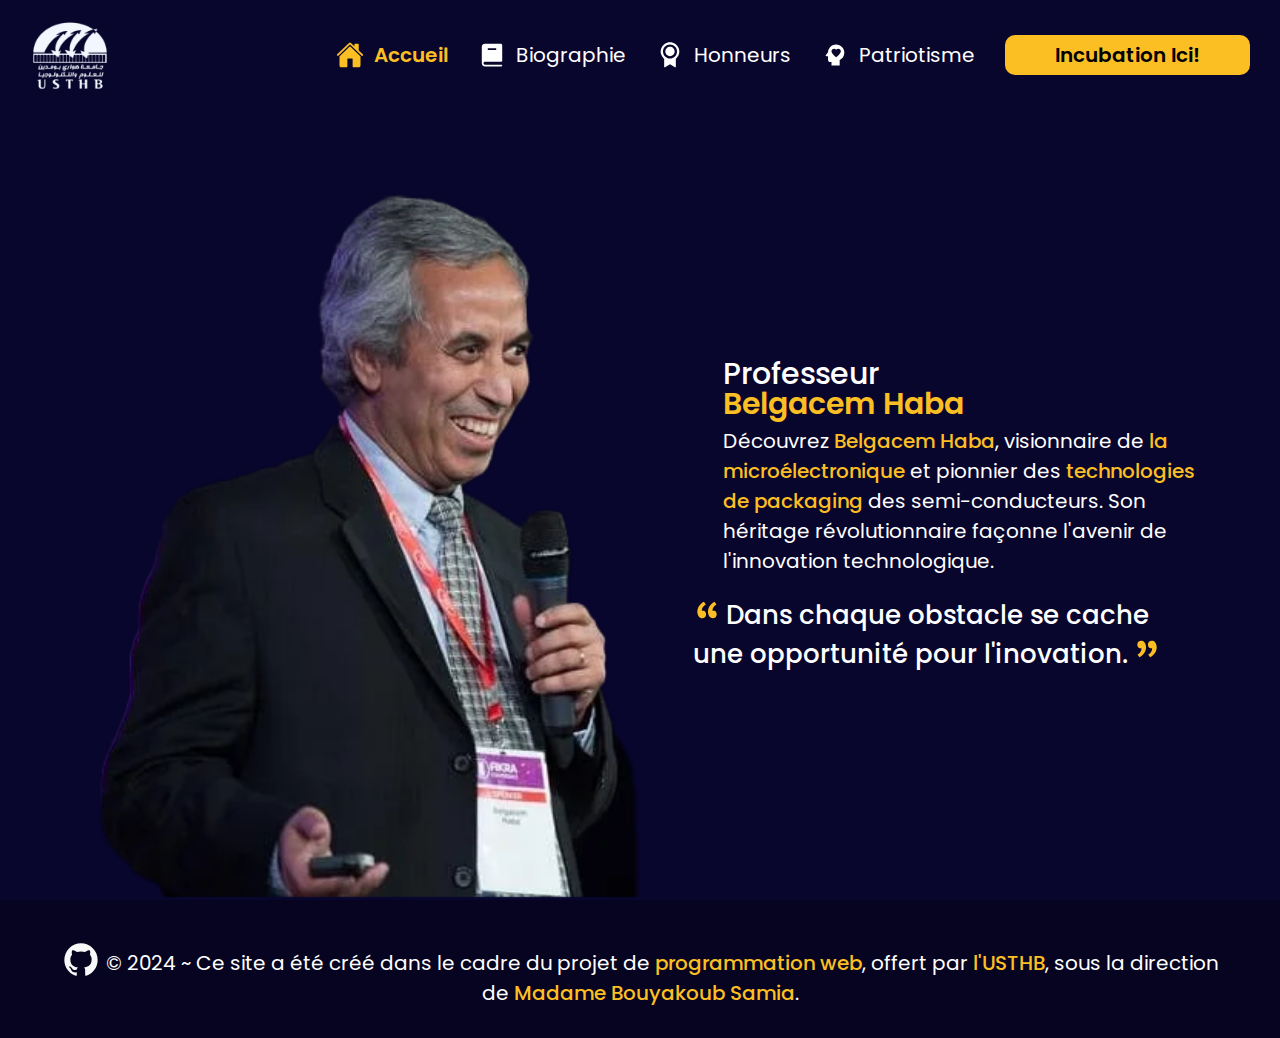
<file: index.html>
<!DOCTYPE html>
<html lang="fr">

<head>
    <meta charset="UTF-8">
    <meta name="viewport" content="width=device-width, initial-scale=1.0">
    <meta name="description"
        content="Belgacem Haba est un scientifique et inventeur renommé connu pour ses contributions aux microélectroniques et aux technologies d'emballage des semi-conducteurs. Découvrez sa vie, ses inventions et ses publications sur ce site Web.">
    <meta name="keywords"
        content="Belgacem Haba, scientifique, inventeur, microélectronique, emballage de semi-conducteurs, technologie, USTHB">
    <title>Belgacem Haba: Page principale</title>
    <link rel="stylesheet" href="./public/styles/fonts.css">
    <link rel="stylesheet" href="./public/styles/global.css">
    <link rel="stylesheet" href="./public/styles/index.css">
    <!--Un petit script pour la responsiveness de notre header-->
    <script>
        document.addEventListener('DOMContentLoaded', function () {
            const toggleButton = document.querySelector('#mobile-menu');
            const overlay = document.querySelector('.overlay');
            const navbarLinks = document.querySelector('header > nav');
            const header = document.querySelector("header")

            toggleButton.addEventListener('click', function () {
                navbarLinks.classList.toggle('active');
                navbarLinks.classList.toggle('showUp');
                overlay.classList.toggle('active');

            });

            overlay.addEventListener('click', function () {
                navbarLinks.classList.remove('active');
                navbarLinks.classList.remove('showUp');
                overlay.classList.remove('active');

            });
        });
    </script>
</head>

<body>
    <!--On va mettre le header et le main dans un div pour les afficher en 100vh-->
    <div class="screen-container">
        <!--Le header de la page, qui va contenir le logo, les liens vers toutes les pages de site et la button Call to action-->
        <header>
            <img id="usthb-logo" src="./public/img/logo.png" alt="USTHB">
            <nav>
                <ul>
                    <li class="is-active">
                        <!--On utilise les icons de cette façon pour controler leurs couleurs-->
                        <svg width="28" height="28" viewBox="0 0 28 28" fill="none" xmlns="http://www.w3.org/2000/svg">
                            <path
                                d="M14.3041 5.53874C14.2226 5.46086 14.1143 5.41739 14.0016 5.41739C13.889 5.41739 13.7806 5.46086 13.6992 5.53874L3.63125 15.1566C3.58849 15.1975 3.55447 15.2467 3.53126 15.3011C3.50804 15.3555 3.4961 15.4141 3.49617 15.4733L3.49453 24.5C3.49453 24.9641 3.6789 25.4092 4.00709 25.7374C4.33528 26.0656 4.7804 26.25 5.24453 26.25H10.5C10.7321 26.25 10.9546 26.1578 11.1187 25.9937C11.2828 25.8296 11.375 25.6071 11.375 25.375V17.9375C11.375 17.8215 11.4211 17.7102 11.5031 17.6281C11.5852 17.5461 11.6965 17.5 11.8125 17.5H16.1875C16.3035 17.5 16.4148 17.5461 16.4969 17.6281C16.5789 17.7102 16.625 17.8215 16.625 17.9375V25.375C16.625 25.6071 16.7172 25.8296 16.8813 25.9937C17.0454 26.1578 17.2679 26.25 17.5 26.25H22.7533C23.2174 26.25 23.6625 26.0656 23.9907 25.7374C24.3189 25.4092 24.5033 24.9641 24.5033 24.5V15.4733C24.5033 15.4141 24.4914 15.3555 24.4682 15.3011C24.445 15.2467 24.411 15.1975 24.3682 15.1566L14.3041 5.53874Z"
                                fill="#FBBF24" />
                            <path
                                d="M26.8466 13.352L22.756 9.43852V3.5C22.756 3.26794 22.6638 3.04538 22.4997 2.88128C22.3356 2.71719 22.1131 2.625 21.881 2.625H19.256C19.0239 2.625 18.8014 2.71719 18.6373 2.88128C18.4732 3.04538 18.381 3.26794 18.381 3.5V5.25L15.2135 2.22141C14.9171 1.92172 14.4763 1.75 14 1.75C13.5253 1.75 13.0856 1.92172 12.7892 2.22195L1.15719 13.3509C0.817029 13.679 0.774373 14.2188 1.0839 14.5742C1.16163 14.6639 1.2568 14.7369 1.36363 14.7887C1.47046 14.8405 1.5867 14.87 1.70529 14.8754C1.82387 14.8808 1.94232 14.862 2.05343 14.8202C2.16453 14.7784 2.26597 14.7144 2.35156 14.6322L13.6992 3.78875C13.7806 3.71086 13.889 3.66739 14.0016 3.66739C14.1143 3.66739 14.2226 3.71086 14.3041 3.78875L25.6528 14.6322C25.82 14.7925 26.0439 14.88 26.2755 14.8755C26.5071 14.871 26.7274 14.7748 26.8882 14.6081C27.224 14.2603 27.1961 13.6861 26.8466 13.352Z"
                                fill="#FBBF24" />
                        </svg>
                        <a href="./index.html">Accueil</a>
                    </li>
                    <li>
                        <svg width="28" height="28" viewBox="0 0 28 28" fill="none" xmlns="http://www.w3.org/2000/svg">
                            <path fill-rule="evenodd" clip-rule="evenodd"
                                d="M24.2083 19.4997C24.2082 19.5557 24.2027 19.6115 24.192 19.6665C24.2166 19.7932 24.2129 19.9237 24.1811 20.0487C24.1493 20.1738 24.0903 20.2903 24.0083 20.3898C23.9262 20.4894 23.8231 20.5696 23.7065 20.6247C23.5898 20.6797 23.4623 20.7083 23.3333 20.7083H6.99999C6.80848 20.7083 6.61884 20.7461 6.44191 20.8193C6.26498 20.8926 6.10421 21 5.96879 21.1355C5.83337 21.2709 5.72595 21.4317 5.65267 21.6086C5.57938 21.7855 5.54166 21.9752 5.54166 22.1667C5.54166 22.3582 5.57938 22.5478 5.65267 22.7247C5.72595 22.9017 5.83337 23.0624 5.96879 23.1979C6.10421 23.3333 6.26498 23.4407 6.44191 23.514C6.61884 23.5873 6.80848 23.625 6.99999 23.625H23.3333C23.5654 23.625 23.7879 23.7172 23.952 23.8813C24.1161 24.0454 24.2083 24.2679 24.2083 24.5C24.2083 24.7321 24.1161 24.9546 23.952 25.1187C23.7879 25.2828 23.5654 25.375 23.3333 25.375H6.99999C6.14909 25.375 5.33303 25.037 4.73136 24.4353C4.12968 23.8336 3.79166 23.0176 3.79166 22.1667V5.83333C3.79166 4.98243 4.12968 4.16638 4.73136 3.5647C5.33303 2.96302 6.14909 2.625 6.99999 2.625H22.6333C23.5037 2.625 24.2083 3.32967 24.2083 4.2V19.4997ZM10.5 7.29167C10.2679 7.29167 10.0454 7.38385 9.88127 7.54795C9.71718 7.71204 9.62499 7.9346 9.62499 8.16667C9.62499 8.39873 9.71718 8.62129 9.88127 8.78539C10.0454 8.94948 10.2679 9.04167 10.5 9.04167H17.5C17.7321 9.04167 17.9546 8.94948 18.1187 8.78539C18.2828 8.62129 18.375 8.39873 18.375 8.16667C18.375 7.9346 18.2828 7.71204 18.1187 7.54795C17.9546 7.38385 17.7321 7.29167 17.5 7.29167H10.5Z"
                                fill="white" />
                        </svg>

                        <a href="./biographie.html">Biographie</a>
                    </li>
                    <li>
                        <svg width="28" height="28" viewBox="0 0 28 28" fill="none" xmlns="http://www.w3.org/2000/svg">
                            <path
                                d="M19.8333 17.7858V25.8032C19.8333 25.9064 19.806 26.0078 19.754 26.0969C19.7021 26.1861 19.6274 26.2599 19.5376 26.3108C19.4478 26.3617 19.3461 26.3878 19.2429 26.3866C19.1397 26.3853 19.0387 26.3567 18.9502 26.3037L14 23.3333L9.04982 26.3037C8.96121 26.3568 8.86008 26.3854 8.75677 26.3866C8.65347 26.3878 8.5517 26.3615 8.46187 26.3105C8.37204 26.2595 8.29738 26.1855 8.24551 26.0962C8.19364 26.0068 8.16643 25.9053 8.16666 25.802V17.787C6.65716 16.5784 5.56031 14.9309 5.02769 13.072C4.49507 11.2131 4.55297 9.23463 5.1934 7.41006C5.83382 5.58549 7.02515 4.00488 8.60274 2.88667C10.1803 1.76845 12.0663 1.16785 14 1.16785C15.9337 1.16785 17.8197 1.76845 19.3972 2.88667C20.9748 4.00488 22.1662 5.58549 22.8066 7.41006C23.447 9.23463 23.5049 11.2131 22.9723 13.072C22.4397 14.9309 21.3428 16.5784 19.8333 17.787M14 17.5C15.8565 17.5 17.637 16.7625 18.9497 15.4498C20.2625 14.137 21 12.3565 21 10.5C21 8.6435 20.2625 6.86302 18.9497 5.55026C17.637 4.23751 15.8565 3.50001 14 3.50001C12.1435 3.50001 10.363 4.23751 9.05024 5.55026C7.73749 6.86302 6.99999 8.6435 6.99999 10.5C6.99999 12.3565 7.73749 14.137 9.05024 15.4498C10.363 16.7625 12.1435 17.5 14 17.5ZM14 15.1667C12.7623 15.1667 11.5753 14.675 10.7002 13.7998C9.82499 12.9247 9.33332 11.7377 9.33332 10.5C9.33332 9.26233 9.82499 8.07535 10.7002 7.20018C11.5753 6.32501 12.7623 5.83334 14 5.83334C15.2377 5.83334 16.4247 6.32501 17.2998 7.20018C18.175 8.07535 18.6667 9.26233 18.6667 10.5C18.6667 11.7377 18.175 12.9247 17.2998 13.7998C16.4247 14.675 15.2377 15.1667 14 15.1667Z"
                                fill="white" />
                        </svg>
                        <a href="./honneurs.html">Honneurs</a>
                    </li>
                    <li>
                        <svg width="28" height="28" viewBox="0 0 28 28" fill="none" xmlns="http://www.w3.org/2000/svg">
                            <path
                                d="M15.1666 3.5C10.7683 3.5 7.22164 6.94167 6.99998 11.27L4.75998 14.2217C4.47998 14.5833 4.75998 15.1667 5.24998 15.1667H6.99998V18.6667C6.99998 19.9617 8.03831 21 9.33331 21H10.5V24.5H18.6666V19.0283C21.4316 17.7217 23.3333 14.9333 23.3333 11.6667C23.3333 7.16333 19.6933 3.5 15.1666 3.5ZM19.8333 10.3017C19.8333 12.0983 18.2466 13.5333 15.8433 15.715L15.1666 16.3333L14.49 15.715C12.0866 13.5333 10.5 12.0983 10.5 10.3017C10.5 8.90167 11.62 7.74667 13.02 7.735H13.0666C13.8716 7.735 14.6416 8.09667 15.1666 8.70333C15.6916 8.09667 16.4616 7.735 17.2666 7.735C18.6666 7.72333 19.8333 8.855 19.8333 10.255V10.3017Z"
                                fill="white" />
                        </svg>
                        <a href="./patriotisme.html">Patriotisme</a>
                    </li>
                    <a target="_blank" class="header-btn" href="https://haba-institute.com/">Incubation Ici!</a>
                </ul>
            </nav>
            <!--Button Call to action qui émène à Haba Institute-->

            <div class="overlay"></div>
            <img id="mobile-menu" src="./public/icons/menu-icon.svg">
            <!--Pas d'attribut alt puisque c'est que pour la décoration-->
        </header>
        <!--Fin de header-->
        <!--main qui va contenir le contenu principale-->
        <main>
            <!--section qui contient la photo de belgacem haba et les lambes au dessous de sa tete-->
            <section id="belkacem-pic-container">
                <!--<img class="ideas-vibe" src="public/img/ideas-vibe.svg">--><!--Pas d'attribut d'alt puisque cet image c'est que pour la décoration-->
                <img class="belkacem-pic" src="public/img/belkacem01.png" alt="Belkacem Haba">
            </section>
            <section id="intro-container">
                <h2>Professeur</h2>
                <h1>Belgacem Haba</h1>
                <p>Découvrez <strong>Belgacem Haba</strong>, visionnaire de <strong>la microélectronique</strong> et pionnier des <strong>technologies de packaging</strong> des semi-conducteurs. Son héritage révolutionnaire façonne l&apos;avenir de l&apos;innovation technologique.</p>
                <q>Dans chaque obstacle se cache une opportunité pour l&apos;inovation.</q>
            </section>
        </main>
    </div>
    <footer>
        <a href="https://github.com/coding-with-lounas/Portfolio-project-1" target="_blank">
            <img id="github-icon" src="public/icons/github-icon.svg" alt="github repository">
        </a>
        <span>© 2024 ~ Ce site a été créé dans le cadre du projet de <strong>programmation web</strong>, offert par <a target="_blank" href="https://www.usthb.dz"><strong>l'USTHB</strong></a>, sous la direction de <strong>Madame Bouyakoub Samia</strong>.</span>
    </footer>
</body>

</html>
</file>
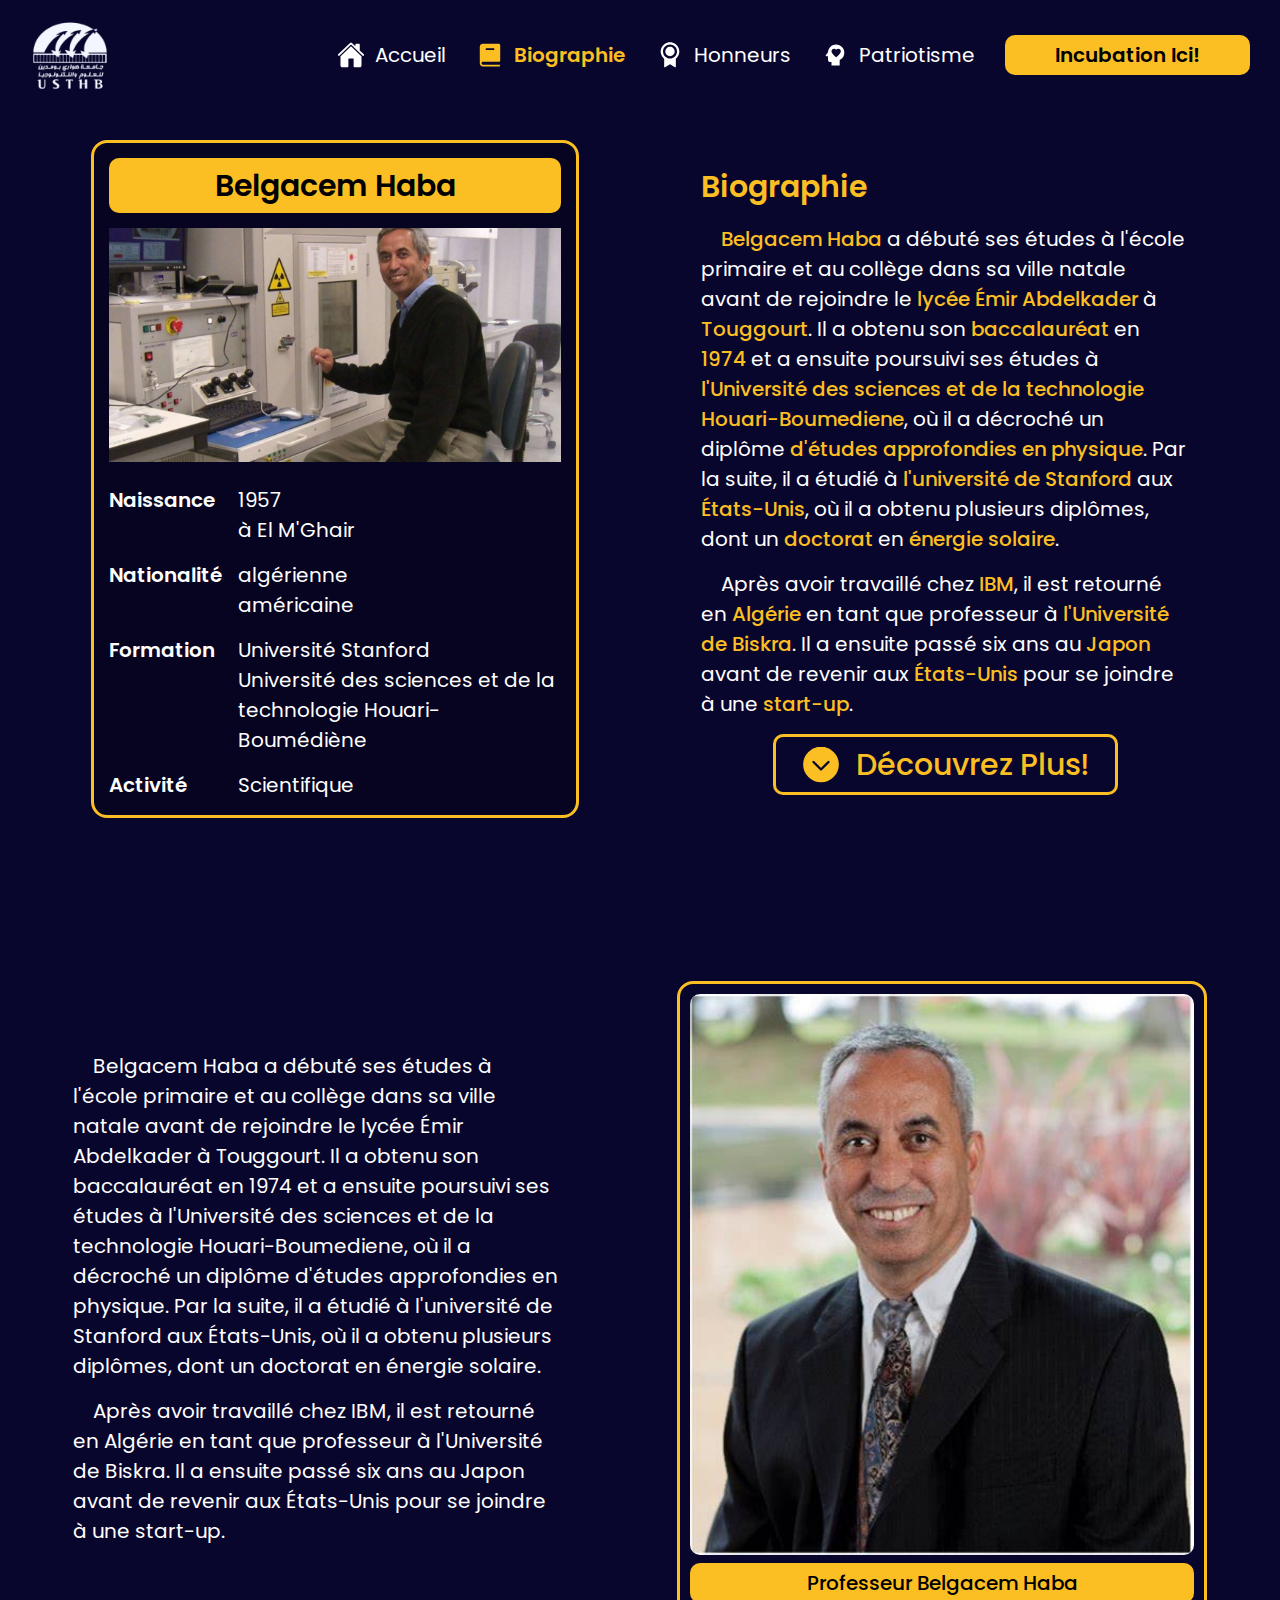
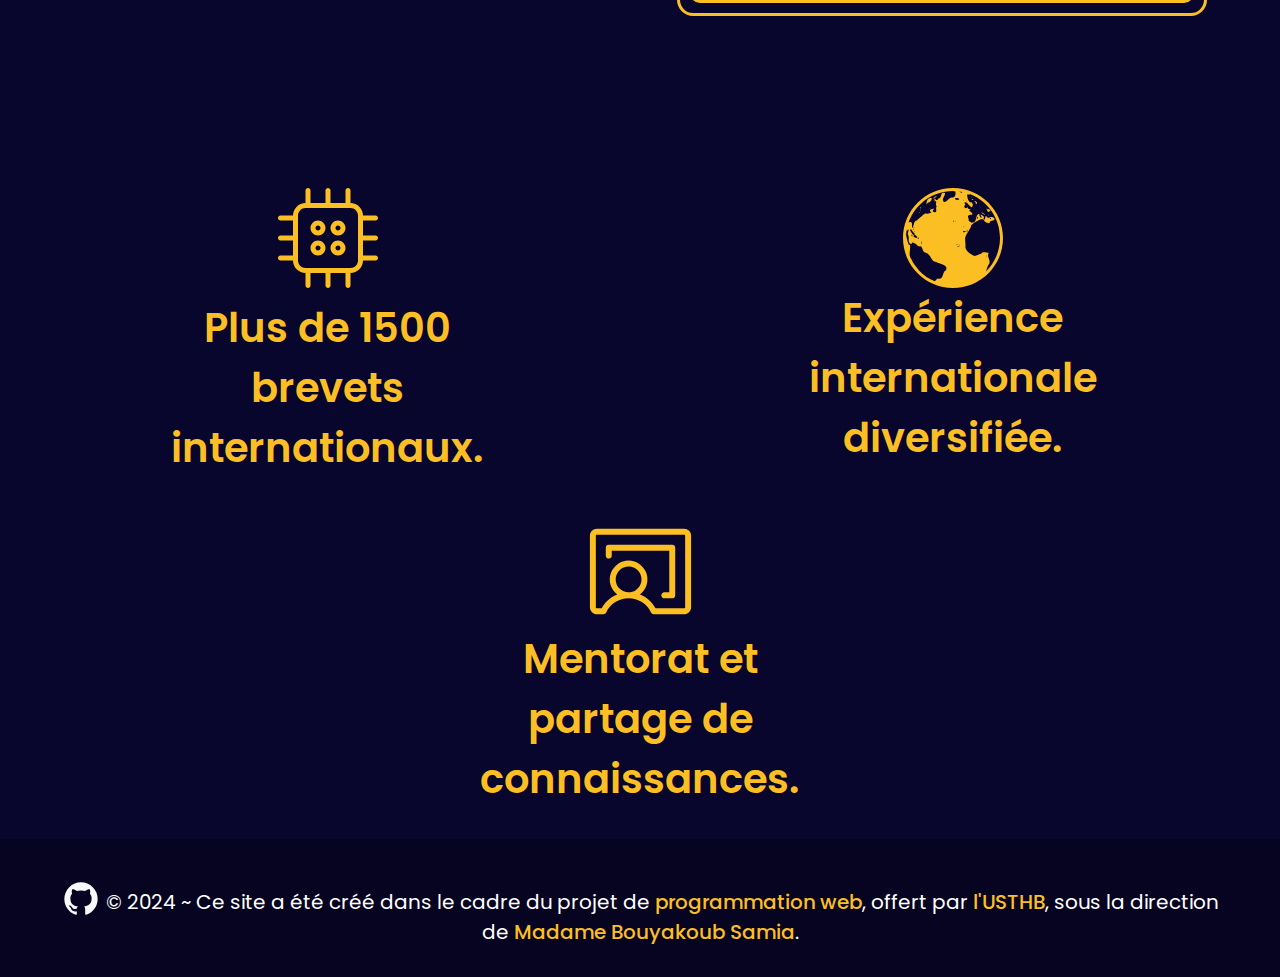
<file: biographie.html>
<!DOCTYPE html>
<html lang="fr">

<head>
    <meta charset="UTF-8">
    <meta name="viewport" content="width=device-width, initial-scale=1.0">
    <meta name="description"
        content="Belgacem Haba est un scientifique et inventeur renommé connu pour ses contributions aux microélectroniques et aux technologies d'emballage des semi-conducteurs. Découvrez sa vie, ses inventions et ses publications sur ce site Web.">
    <meta name="keywords"
        content="Belgacem Haba, scientifique, inventeur, microélectronique, emballage de semi-conducteurs, technologie, USTHB">
    <title>Belgacem Haba: Biographie</title>
    <link rel="stylesheet" href="./public/styles/fonts.css">
    <link rel="stylesheet" href="./public/styles/global.css">
    <link rel="stylesheet" href="./public/styles/biographie.css">
    <!--Un petit script pour la responsiveness de notre header-->
    <script>
        document.addEventListener('DOMContentLoaded', function () {
            const toggleButton = document.querySelector('#mobile-menu');
            const overlay = document.querySelector('.overlay');
            const navbarLinks = document.querySelector('header > nav');
            const header = document.querySelector("header")

            toggleButton.addEventListener('click', function () {
                navbarLinks.classList.toggle('active');
                navbarLinks.classList.toggle('showUp');
                overlay.classList.toggle('active');

            });

            overlay.addEventListener('click', function () {
                navbarLinks.classList.remove('active');
                navbarLinks.classList.remove('showUp');
                overlay.classList.remove('active');

            });
        });
    </script>
</head>

<body>
    <!--On va mettre le header et le main dans un div pour les afficher en 100vh-->
    <div class="screen-container">
        <!--Le header de la page, qui va contenir le logo, les liens vers toutes les pages de site et la button Call to action-->
        <header>
            <img id="usthb-logo" src="./public/img/logo.png" alt="USTHB">
            <nav>
                <ul>
                    <li>
                        <!--On utilise les icons de cette façon pour controler leurs couleurs-->
                        <svg width="28" height="28" viewBox="0 0 28 28" fill="none" xmlns="http://www.w3.org/2000/svg">
                            <path
                                d="M14.3041 5.53874C14.2226 5.46086 14.1143 5.41739 14.0016 5.41739C13.889 5.41739 13.7806 5.46086 13.6992 5.53874L3.63125 15.1566C3.58849 15.1975 3.55447 15.2467 3.53126 15.3011C3.50804 15.3555 3.4961 15.4141 3.49617 15.4733L3.49453 24.5C3.49453 24.9641 3.6789 25.4092 4.00709 25.7374C4.33528 26.0656 4.7804 26.25 5.24453 26.25H10.5C10.7321 26.25 10.9546 26.1578 11.1187 25.9937C11.2828 25.8296 11.375 25.6071 11.375 25.375V17.9375C11.375 17.8215 11.4211 17.7102 11.5031 17.6281C11.5852 17.5461 11.6965 17.5 11.8125 17.5H16.1875C16.3035 17.5 16.4148 17.5461 16.4969 17.6281C16.5789 17.7102 16.625 17.8215 16.625 17.9375V25.375C16.625 25.6071 16.7172 25.8296 16.8813 25.9937C17.0454 26.1578 17.2679 26.25 17.5 26.25H22.7533C23.2174 26.25 23.6625 26.0656 23.9907 25.7374C24.3189 25.4092 24.5033 24.9641 24.5033 24.5V15.4733C24.5033 15.4141 24.4914 15.3555 24.4682 15.3011C24.445 15.2467 24.411 15.1975 24.3682 15.1566L14.3041 5.53874Z"
                                fill="white" />
                            <path
                                d="M26.8466 13.352L22.756 9.43852V3.5C22.756 3.26794 22.6638 3.04538 22.4997 2.88128C22.3356 2.71719 22.1131 2.625 21.881 2.625H19.256C19.0239 2.625 18.8014 2.71719 18.6373 2.88128C18.4732 3.04538 18.381 3.26794 18.381 3.5V5.25L15.2135 2.22141C14.9171 1.92172 14.4763 1.75 14 1.75C13.5253 1.75 13.0856 1.92172 12.7892 2.22195L1.15719 13.3509C0.817029 13.679 0.774373 14.2188 1.0839 14.5742C1.16163 14.6639 1.2568 14.7369 1.36363 14.7887C1.47046 14.8405 1.5867 14.87 1.70529 14.8754C1.82387 14.8808 1.94232 14.862 2.05343 14.8202C2.16453 14.7784 2.26597 14.7144 2.35156 14.6322L13.6992 3.78875C13.7806 3.71086 13.889 3.66739 14.0016 3.66739C14.1143 3.66739 14.2226 3.71086 14.3041 3.78875L25.6528 14.6322C25.82 14.7925 26.0439 14.88 26.2755 14.8755C26.5071 14.871 26.7274 14.7748 26.8882 14.6081C27.224 14.2603 27.1961 13.6861 26.8466 13.352Z"
                                fill="white" />
                        </svg>
                        <a href="./index.html">Accueil</a>
                    </li>
                    <li class="is-active">
                        <svg width="28" height="28" viewBox="0 0 28 28" fill="none" xmlns="http://www.w3.org/2000/svg">
                            <path fill-rule="evenodd" clip-rule="evenodd"
                                d="M24.2083 19.4997C24.2082 19.5557 24.2027 19.6115 24.192 19.6665C24.2166 19.7932 24.2129 19.9237 24.1811 20.0487C24.1493 20.1738 24.0903 20.2903 24.0083 20.3898C23.9262 20.4894 23.8231 20.5696 23.7065 20.6247C23.5898 20.6797 23.4623 20.7083 23.3333 20.7083H6.99999C6.80848 20.7083 6.61884 20.7461 6.44191 20.8193C6.26498 20.8926 6.10421 21 5.96879 21.1355C5.83337 21.2709 5.72595 21.4317 5.65267 21.6086C5.57938 21.7855 5.54166 21.9752 5.54166 22.1667C5.54166 22.3582 5.57938 22.5478 5.65267 22.7247C5.72595 22.9017 5.83337 23.0624 5.96879 23.1979C6.10421 23.3333 6.26498 23.4407 6.44191 23.514C6.61884 23.5873 6.80848 23.625 6.99999 23.625H23.3333C23.5654 23.625 23.7879 23.7172 23.952 23.8813C24.1161 24.0454 24.2083 24.2679 24.2083 24.5C24.2083 24.7321 24.1161 24.9546 23.952 25.1187C23.7879 25.2828 23.5654 25.375 23.3333 25.375H6.99999C6.14909 25.375 5.33303 25.037 4.73136 24.4353C4.12968 23.8336 3.79166 23.0176 3.79166 22.1667V5.83333C3.79166 4.98243 4.12968 4.16638 4.73136 3.5647C5.33303 2.96302 6.14909 2.625 6.99999 2.625H22.6333C23.5037 2.625 24.2083 3.32967 24.2083 4.2V19.4997ZM10.5 7.29167C10.2679 7.29167 10.0454 7.38385 9.88127 7.54795C9.71718 7.71204 9.62499 7.9346 9.62499 8.16667C9.62499 8.39873 9.71718 8.62129 9.88127 8.78539C10.0454 8.94948 10.2679 9.04167 10.5 9.04167H17.5C17.7321 9.04167 17.9546 8.94948 18.1187 8.78539C18.2828 8.62129 18.375 8.39873 18.375 8.16667C18.375 7.9346 18.2828 7.71204 18.1187 7.54795C17.9546 7.38385 17.7321 7.29167 17.5 7.29167H10.5Z"
                                fill="white" />
                        </svg>

                        <a href="./biographie.html">Biographie</a>
                    </li>
                    <li>
                        <svg width="28" height="28" viewBox="0 0 28 28" fill="none" xmlns="http://www.w3.org/2000/svg">
                            <path
                                d="M19.8333 17.7858V25.8032C19.8333 25.9064 19.806 26.0078 19.754 26.0969C19.7021 26.1861 19.6274 26.2599 19.5376 26.3108C19.4478 26.3617 19.3461 26.3878 19.2429 26.3866C19.1397 26.3853 19.0387 26.3567 18.9502 26.3037L14 23.3333L9.04982 26.3037C8.96121 26.3568 8.86008 26.3854 8.75677 26.3866C8.65347 26.3878 8.5517 26.3615 8.46187 26.3105C8.37204 26.2595 8.29738 26.1855 8.24551 26.0962C8.19364 26.0068 8.16643 25.9053 8.16666 25.802V17.787C6.65716 16.5784 5.56031 14.9309 5.02769 13.072C4.49507 11.2131 4.55297 9.23463 5.1934 7.41006C5.83382 5.58549 7.02515 4.00488 8.60274 2.88667C10.1803 1.76845 12.0663 1.16785 14 1.16785C15.9337 1.16785 17.8197 1.76845 19.3972 2.88667C20.9748 4.00488 22.1662 5.58549 22.8066 7.41006C23.447 9.23463 23.5049 11.2131 22.9723 13.072C22.4397 14.9309 21.3428 16.5784 19.8333 17.787M14 17.5C15.8565 17.5 17.637 16.7625 18.9497 15.4498C20.2625 14.137 21 12.3565 21 10.5C21 8.6435 20.2625 6.86302 18.9497 5.55026C17.637 4.23751 15.8565 3.50001 14 3.50001C12.1435 3.50001 10.363 4.23751 9.05024 5.55026C7.73749 6.86302 6.99999 8.6435 6.99999 10.5C6.99999 12.3565 7.73749 14.137 9.05024 15.4498C10.363 16.7625 12.1435 17.5 14 17.5ZM14 15.1667C12.7623 15.1667 11.5753 14.675 10.7002 13.7998C9.82499 12.9247 9.33332 11.7377 9.33332 10.5C9.33332 9.26233 9.82499 8.07535 10.7002 7.20018C11.5753 6.32501 12.7623 5.83334 14 5.83334C15.2377 5.83334 16.4247 6.32501 17.2998 7.20018C18.175 8.07535 18.6667 9.26233 18.6667 10.5C18.6667 11.7377 18.175 12.9247 17.2998 13.7998C16.4247 14.675 15.2377 15.1667 14 15.1667Z"
                                fill="white" />
                        </svg>
                        <a href="./honneurs.html">Honneurs</a>
                    </li>
                    <li>
                        <svg width="28" height="28" viewBox="0 0 28 28" fill="none" xmlns="http://www.w3.org/2000/svg">
                            <path
                                d="M15.1666 3.5C10.7683 3.5 7.22164 6.94167 6.99998 11.27L4.75998 14.2217C4.47998 14.5833 4.75998 15.1667 5.24998 15.1667H6.99998V18.6667C6.99998 19.9617 8.03831 21 9.33331 21H10.5V24.5H18.6666V19.0283C21.4316 17.7217 23.3333 14.9333 23.3333 11.6667C23.3333 7.16333 19.6933 3.5 15.1666 3.5ZM19.8333 10.3017C19.8333 12.0983 18.2466 13.5333 15.8433 15.715L15.1666 16.3333L14.49 15.715C12.0866 13.5333 10.5 12.0983 10.5 10.3017C10.5 8.90167 11.62 7.74667 13.02 7.735H13.0666C13.8716 7.735 14.6416 8.09667 15.1666 8.70333C15.6916 8.09667 16.4616 7.735 17.2666 7.735C18.6666 7.72333 19.8333 8.855 19.8333 10.255V10.3017Z"
                                fill="white" />
                        </svg>
                        <a href="./patriotisme.html">Patriotisme</a>
                    </li>
                    <a target="_blank" class="header-btn" href="https://haba-institute.com/">Incubation Ici!</a>
                </ul>
            </nav>
            <!--Button Call to action qui émène à Haba Institute-->

            <div class="overlay"></div>
            <img id="mobile-menu" src="./public/icons/menu-icon.svg">
            <!--Pas d'attribut alt puisque c'est que pour la décoration-->
        </header>
        <!--Fin de header-->
        <!--main qui va contenir le contenu principale-->
        <main>
            <table id="bio-table">
                <thead>
                    <tr>
                        <th colspan="2">Belgacem Haba</th>
                    </tr>
                    <tr>
                        <td colspan="2">
                            <img src="public/img/image-tableau.jpg" alt="Belgacem Haba">
                        </td>
                    </tr>
                </thead>
                <tbody>
                    <tr>
                        <th>Naissance</th>
                        <td>1957<br>à El M'Ghair</td>
                    </tr>
                    <tr>
                        <th>Nationalité</th>
                        <td>algérienne<br>américaine</td>
                    </tr>
                    <tr>
                        <th>Formation</th>
                        <td>Université Stanford<br>Université des sciences et de la technologie Houari-Boumédiène</td>
                    </tr>
                    <tr>
                        <th>Activité</th>
                        <td>Scientifique</td>
                    </tr>
                </tbody>
            </table>
            <section id="bio-container1">
                <h1>Biographie</h1>
                <p><strong>Belgacem Haba</strong> a débuté ses études à l&apos;école primaire et au collège dans sa ville natale avant
                    de
                    rejoindre le <strong>lycée Émir Abdelkader</strong> à <strong>Touggourt</strong>. Il a obtenu son <strong>baccalauréat</strong> en <strong>1974</strong> et a ensuite
                    poursuivi ses études à <strong>l&apos;Université des sciences et de la technologie Houari-Boumediene</strong>, où il
                    a
                    décroché un diplôme <strong>d&apos;études approfondies en physique</strong>. Par la suite, il a étudié à
                <strong>l&apos;université de
                    Stanford</strong> aux <strong>États-Unis</strong>, où il a obtenu plusieurs diplômes, dont un <strong>doctorat</strong> en <strong>énergie solaire</strong>.</p>
                <p>Après avoir travaillé chez <strong>IBM</strong>, il est retourné en <strong>Algérie</strong> en tant que professeur à <strong>l&apos;Université de
                    Biskra</strong>. Il a ensuite passé six ans au <strong>Japon</strong> avant de revenir aux <strong>États-Unis</strong> pour se joindre à une
                <strong>start-up</strong>.</p>
                <a href="#bio-suite" class="plus-btn-container">
                    <img src="public/icons/plus-icon.svg"><!--On ne met pas d'attribut alt puisque cette image est utilisé pour décorer-->
                    Découvrez Plus!
                </a>
            </section>
        </main>
    </div>
    <section id="bio-suite">
        <section id="bio-container1">
            <p>Belgacem Haba a débuté ses études à l&apos;école primaire et au collège dans sa ville natale avant
                de
                rejoindre le lycée Émir Abdelkader à Touggourt. Il a obtenu son baccalauréat en 1974 et a ensuite
                poursuivi ses études à l&apos;Université des sciences et de la technologie Houari-Boumediene, où il
                a
                décroché un diplôme d&apos;études approfondies en physique. Par la suite, il a étudié à
                l&apos;université de
                Stanford aux États-Unis, où il a obtenu plusieurs diplômes, dont un doctorat en énergie solaire.</p>
            <p>Après avoir travaillé chez IBM, il est retourné en Algérie en tant que professeur à l&apos;Université de
                Biskra. Il a ensuite passé six ans au Japon avant de revenir aux États-Unis pour se joindre à une
                start-up.</p>
        </section>
        <figure>
            <img src="public/img/belkacem02.jpg" alt="Belgacem Haba">
            <figcaption>Professeur Belgacem Haba</figcaption>
        </figure>
    </section>
    <section id="bio-resume">
        <article class="bio-point">
            <img src="public/img/brevets-symbol.svg"><!--Pas d'attribut alt, image pour but décoratif-->
            <h1>Plus de 1500 brevets internationaux.</h1>
        </article>
        <article class="bio-point">
            <img src="public/img/earth-symbol.svg"><!--Pas d'attribut alt, image pour but décoratif-->
            <h1>Expérience internationale diversifiée.</h1>
        </article>
        <article class="bio-point">
            <img src="public/img/mentorship-symbol.svg"><!--Pas d'attribut alt, image pour but décoratif-->
            <h1>Mentorat et partage de connaissances.</h1>
        </article>
    </section>
    <footer>
        <a href="https://github.com/coding-with-lounas/Portfolio-project-1"  target="_blank">
            <img id="github-icon" src="public/icons/github-icon.svg" alt="github repository">
        </a>
        <span>© 2024 ~ Ce site a été créé dans le cadre du projet de <strong>programmation web</strong>, offert par <a
                target="_blank" href="https://www.usthb.dz"><strong>l'USTHB</strong></a>, sous la direction de
            <strong>Madame Bouyakoub Samia</strong>.</span>
    </footer>
</body>

</html>
</file>
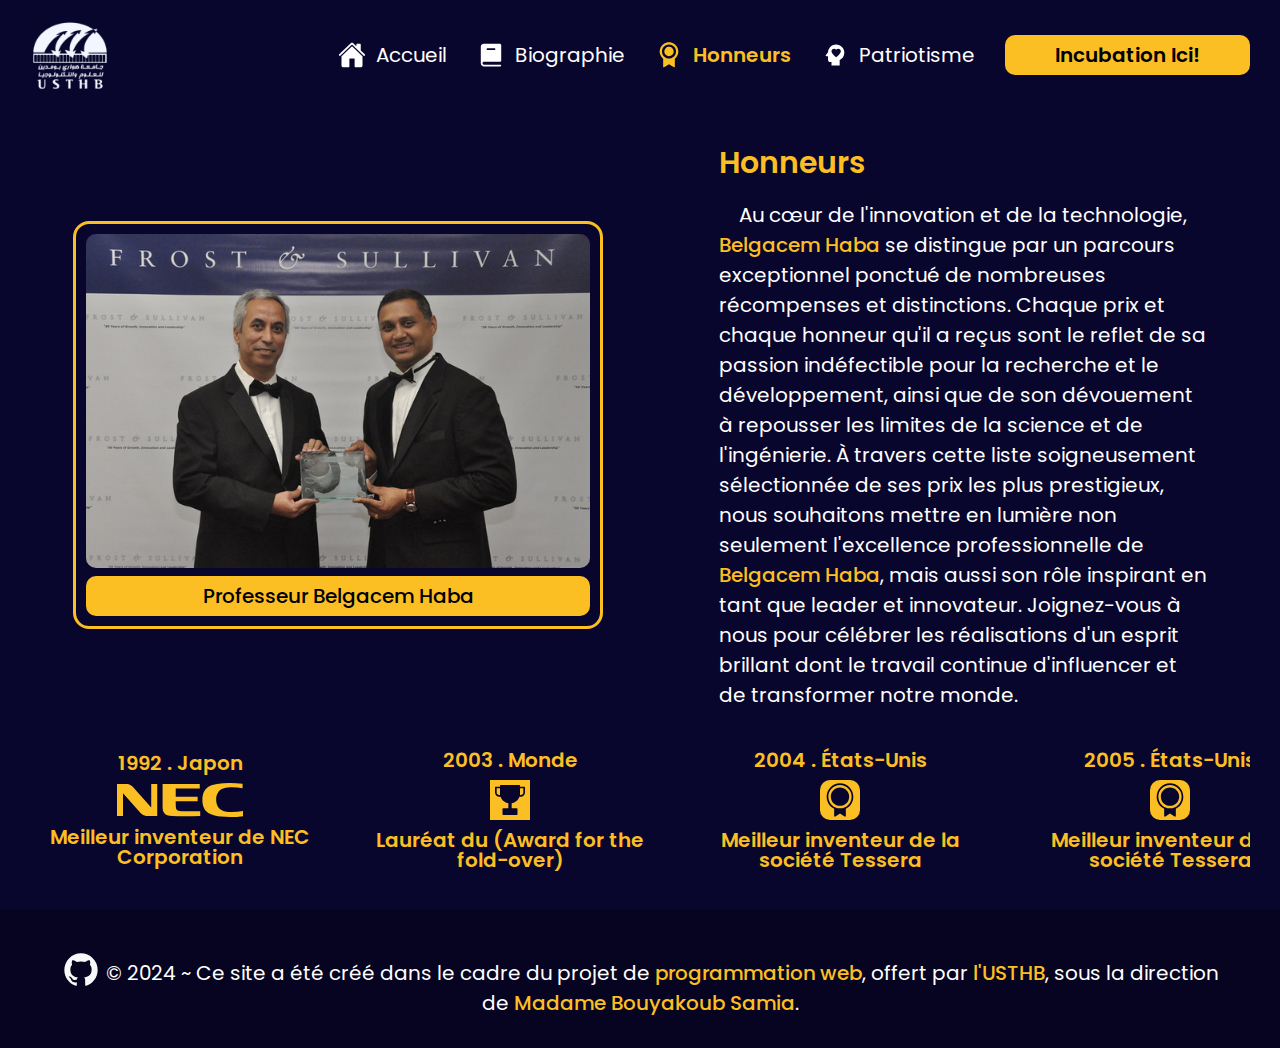
<file: honneurs.html>
<!DOCTYPE html>
<html lang="fr">

<head>
    <meta charset="UTF-8">
    <meta name="viewport" content="width=device-width, initial-scale=1.0">
    <meta name="description"
        content="Belgacem Haba est un scientifique et inventeur renommé connu pour ses contributions aux microélectroniques et aux technologies d'emballage des semi-conducteurs. Découvrez sa vie, ses inventions et ses publications sur ce site Web.">
    <meta name="keywords"
        content="Belgacem Haba, scientifique, inventeur, microélectronique, emballage de semi-conducteurs, technologie, USTHB">
    <title>Belgacem Haba: Honneurs</title>
    <link rel="stylesheet" href="./public/styles/fonts.css">
    <link rel="stylesheet" href="./public/styles/global.css">
    <link rel="stylesheet" href="./public/styles/honneurs.css">
    <!--Un petit script pour la responsiveness de notre header-->
    <script>
        document.addEventListener('DOMContentLoaded', function () {
            const toggleButton = document.querySelector('#mobile-menu');
            const overlay = document.querySelector('.overlay');
            const navbarLinks = document.querySelector('header > nav');
            const header = document.querySelector("header")

            toggleButton.addEventListener('click', function () {
                navbarLinks.classList.toggle('active');
                navbarLinks.classList.toggle('showUp');
                overlay.classList.toggle('active');

            });

            overlay.addEventListener('click', function () {
                navbarLinks.classList.remove('active');
                navbarLinks.classList.remove('showUp');
                overlay.classList.remove('active');

            });
        });
    </script>
</head>

<body>
    <!--On va mettre le header et le main dans un div pour les afficher en 100vh-->
    <div class="screen-container">
        <!--Le header de la page, qui va contenir le logo, les liens vers toutes les pages de site et la button Call to action-->
        <header>
            <img id="usthb-logo" src="./public/img/logo.png" alt="USTHB">
            <nav>
                <ul>
                    <li>
                        <!--On utilise les icons de cette façon pour controler leurs couleurs-->
                        <svg width="28" height="28" viewBox="0 0 28 28" fill="none" xmlns="http://www.w3.org/2000/svg">
                            <path
                                d="M14.3041 5.53874C14.2226 5.46086 14.1143 5.41739 14.0016 5.41739C13.889 5.41739 13.7806 5.46086 13.6992 5.53874L3.63125 15.1566C3.58849 15.1975 3.55447 15.2467 3.53126 15.3011C3.50804 15.3555 3.4961 15.4141 3.49617 15.4733L3.49453 24.5C3.49453 24.9641 3.6789 25.4092 4.00709 25.7374C4.33528 26.0656 4.7804 26.25 5.24453 26.25H10.5C10.7321 26.25 10.9546 26.1578 11.1187 25.9937C11.2828 25.8296 11.375 25.6071 11.375 25.375V17.9375C11.375 17.8215 11.4211 17.7102 11.5031 17.6281C11.5852 17.5461 11.6965 17.5 11.8125 17.5H16.1875C16.3035 17.5 16.4148 17.5461 16.4969 17.6281C16.5789 17.7102 16.625 17.8215 16.625 17.9375V25.375C16.625 25.6071 16.7172 25.8296 16.8813 25.9937C17.0454 26.1578 17.2679 26.25 17.5 26.25H22.7533C23.2174 26.25 23.6625 26.0656 23.9907 25.7374C24.3189 25.4092 24.5033 24.9641 24.5033 24.5V15.4733C24.5033 15.4141 24.4914 15.3555 24.4682 15.3011C24.445 15.2467 24.411 15.1975 24.3682 15.1566L14.3041 5.53874Z"
                                fill="white" />
                            <path
                                d="M26.8466 13.352L22.756 9.43852V3.5C22.756 3.26794 22.6638 3.04538 22.4997 2.88128C22.3356 2.71719 22.1131 2.625 21.881 2.625H19.256C19.0239 2.625 18.8014 2.71719 18.6373 2.88128C18.4732 3.04538 18.381 3.26794 18.381 3.5V5.25L15.2135 2.22141C14.9171 1.92172 14.4763 1.75 14 1.75C13.5253 1.75 13.0856 1.92172 12.7892 2.22195L1.15719 13.3509C0.817029 13.679 0.774373 14.2188 1.0839 14.5742C1.16163 14.6639 1.2568 14.7369 1.36363 14.7887C1.47046 14.8405 1.5867 14.87 1.70529 14.8754C1.82387 14.8808 1.94232 14.862 2.05343 14.8202C2.16453 14.7784 2.26597 14.7144 2.35156 14.6322L13.6992 3.78875C13.7806 3.71086 13.889 3.66739 14.0016 3.66739C14.1143 3.66739 14.2226 3.71086 14.3041 3.78875L25.6528 14.6322C25.82 14.7925 26.0439 14.88 26.2755 14.8755C26.5071 14.871 26.7274 14.7748 26.8882 14.6081C27.224 14.2603 27.1961 13.6861 26.8466 13.352Z"
                                fill="white" />
                        </svg>
                        <a href="./index.html">Accueil</a>
                    </li>
                    <li>
                        <svg width="28" height="28" viewBox="0 0 28 28" fill="none" xmlns="http://www.w3.org/2000/svg">
                            <path fill-rule="evenodd" clip-rule="evenodd"
                                d="M24.2083 19.4997C24.2082 19.5557 24.2027 19.6115 24.192 19.6665C24.2166 19.7932 24.2129 19.9237 24.1811 20.0487C24.1493 20.1738 24.0903 20.2903 24.0083 20.3898C23.9262 20.4894 23.8231 20.5696 23.7065 20.6247C23.5898 20.6797 23.4623 20.7083 23.3333 20.7083H6.99999C6.80848 20.7083 6.61884 20.7461 6.44191 20.8193C6.26498 20.8926 6.10421 21 5.96879 21.1355C5.83337 21.2709 5.72595 21.4317 5.65267 21.6086C5.57938 21.7855 5.54166 21.9752 5.54166 22.1667C5.54166 22.3582 5.57938 22.5478 5.65267 22.7247C5.72595 22.9017 5.83337 23.0624 5.96879 23.1979C6.10421 23.3333 6.26498 23.4407 6.44191 23.514C6.61884 23.5873 6.80848 23.625 6.99999 23.625H23.3333C23.5654 23.625 23.7879 23.7172 23.952 23.8813C24.1161 24.0454 24.2083 24.2679 24.2083 24.5C24.2083 24.7321 24.1161 24.9546 23.952 25.1187C23.7879 25.2828 23.5654 25.375 23.3333 25.375H6.99999C6.14909 25.375 5.33303 25.037 4.73136 24.4353C4.12968 23.8336 3.79166 23.0176 3.79166 22.1667V5.83333C3.79166 4.98243 4.12968 4.16638 4.73136 3.5647C5.33303 2.96302 6.14909 2.625 6.99999 2.625H22.6333C23.5037 2.625 24.2083 3.32967 24.2083 4.2V19.4997ZM10.5 7.29167C10.2679 7.29167 10.0454 7.38385 9.88127 7.54795C9.71718 7.71204 9.62499 7.9346 9.62499 8.16667C9.62499 8.39873 9.71718 8.62129 9.88127 8.78539C10.0454 8.94948 10.2679 9.04167 10.5 9.04167H17.5C17.7321 9.04167 17.9546 8.94948 18.1187 8.78539C18.2828 8.62129 18.375 8.39873 18.375 8.16667C18.375 7.9346 18.2828 7.71204 18.1187 7.54795C17.9546 7.38385 17.7321 7.29167 17.5 7.29167H10.5Z"
                                fill="white" />
                        </svg>

                        <a href="./biographie.html">Biographie</a>
                    </li>
                    <li class="is-active">
                        <svg width="28" height="28" viewBox="0 0 28 28" fill="none" xmlns="http://www.w3.org/2000/svg">
                            <path
                                d="M19.8333 17.7858V25.8032C19.8333 25.9064 19.806 26.0078 19.754 26.0969C19.7021 26.1861 19.6274 26.2599 19.5376 26.3108C19.4478 26.3617 19.3461 26.3878 19.2429 26.3866C19.1397 26.3853 19.0387 26.3567 18.9502 26.3037L14 23.3333L9.04982 26.3037C8.96121 26.3568 8.86008 26.3854 8.75677 26.3866C8.65347 26.3878 8.5517 26.3615 8.46187 26.3105C8.37204 26.2595 8.29738 26.1855 8.24551 26.0962C8.19364 26.0068 8.16643 25.9053 8.16666 25.802V17.787C6.65716 16.5784 5.56031 14.9309 5.02769 13.072C4.49507 11.2131 4.55297 9.23463 5.1934 7.41006C5.83382 5.58549 7.02515 4.00488 8.60274 2.88667C10.1803 1.76845 12.0663 1.16785 14 1.16785C15.9337 1.16785 17.8197 1.76845 19.3972 2.88667C20.9748 4.00488 22.1662 5.58549 22.8066 7.41006C23.447 9.23463 23.5049 11.2131 22.9723 13.072C22.4397 14.9309 21.3428 16.5784 19.8333 17.787M14 17.5C15.8565 17.5 17.637 16.7625 18.9497 15.4498C20.2625 14.137 21 12.3565 21 10.5C21 8.6435 20.2625 6.86302 18.9497 5.55026C17.637 4.23751 15.8565 3.50001 14 3.50001C12.1435 3.50001 10.363 4.23751 9.05024 5.55026C7.73749 6.86302 6.99999 8.6435 6.99999 10.5C6.99999 12.3565 7.73749 14.137 9.05024 15.4498C10.363 16.7625 12.1435 17.5 14 17.5ZM14 15.1667C12.7623 15.1667 11.5753 14.675 10.7002 13.7998C9.82499 12.9247 9.33332 11.7377 9.33332 10.5C9.33332 9.26233 9.82499 8.07535 10.7002 7.20018C11.5753 6.32501 12.7623 5.83334 14 5.83334C15.2377 5.83334 16.4247 6.32501 17.2998 7.20018C18.175 8.07535 18.6667 9.26233 18.6667 10.5C18.6667 11.7377 18.175 12.9247 17.2998 13.7998C16.4247 14.675 15.2377 15.1667 14 15.1667Z"
                                fill="white" />
                        </svg>
                        <a href="./honneurs.html">Honneurs</a>
                    </li>
                    <li>
                        <svg width="28" height="28" viewBox="0 0 28 28" fill="none" xmlns="http://www.w3.org/2000/svg">
                            <path
                                d="M15.1666 3.5C10.7683 3.5 7.22164 6.94167 6.99998 11.27L4.75998 14.2217C4.47998 14.5833 4.75998 15.1667 5.24998 15.1667H6.99998V18.6667C6.99998 19.9617 8.03831 21 9.33331 21H10.5V24.5H18.6666V19.0283C21.4316 17.7217 23.3333 14.9333 23.3333 11.6667C23.3333 7.16333 19.6933 3.5 15.1666 3.5ZM19.8333 10.3017C19.8333 12.0983 18.2466 13.5333 15.8433 15.715L15.1666 16.3333L14.49 15.715C12.0866 13.5333 10.5 12.0983 10.5 10.3017C10.5 8.90167 11.62 7.74667 13.02 7.735H13.0666C13.8716 7.735 14.6416 8.09667 15.1666 8.70333C15.6916 8.09667 16.4616 7.735 17.2666 7.735C18.6666 7.72333 19.8333 8.855 19.8333 10.255V10.3017Z"
                                fill="white" />
                        </svg>
                        <a href="./patriotisme.html">Patriotisme</a>
                    </li>
                    <a target="_blank" class="header-btn" href="https://haba-institute.com/">Incubation Ici!</a>
                </ul>
            </nav>
            <!--Button Call to action qui émène à Haba Institute-->

            <div class="overlay"></div>
            <img id="mobile-menu" src="./public/icons/menu-icon.svg">
            <!--Pas d'attribut alt puisque c'est que pour la décoration-->
        </header>
        <!--Fin de header-->
        <!--main qui va contenir le contenu principale-->
        <main>
            <figure>
                <img src="public/img/belgacem03.jpg" alt="Belgacem Haba">
                <figcaption>Professeur Belgacem Haba</figcaption>
            </figure>
            <section id="bio-container1">
                <h1>Honneurs</h1>
                <p> Au cœur de l&apos;innovation et de la technologie, <strong>Belgacem Haba</strong> se distingue par un parcours
                    exceptionnel ponctué de nombreuses récompenses et distinctions. Chaque prix et chaque honneur qu&apos;il
                    a reçus sont le reflet de sa passion indéfectible pour la recherche et le développement, ainsi que
                    de son dévouement à repousser les limites de la science et de l&apos;ingénierie. À travers cette liste
                    soigneusement sélectionnée de ses prix les plus prestigieux, nous souhaitons mettre en lumière non
                    seulement l&apos;excellence professionnelle de <strong>Belgacem Haba</strong>, mais aussi son rôle inspirant en tant que
                    leader et innovateur. Joignez-vous à nous pour célébrer les réalisations d&apos;un esprit brillant dont
                    le travail continue d&apos;influencer et de transformer notre monde.</p>
            </section>
            <div class="awards-container">
                <section id="awards">
                    <article class="award">
                        <h2>1992 . Japon</h2>
                        <img
                            src="public/img/nec-award-symbol.svg"><!--Pas d'alt puisque c'est une image pour but décoratif-->
                        <h1>Meilleur inventeur de NEC Corporation</h1>
                    </article>
                    <article class="award">
                        <h2>2003 . Monde</h2>
                        <img
                            src="public/img/laureat-award-symbol.svg"><!--Pas d'alt puisque c'est une image pour but décoratif-->
                        <h1>Lauréat du (Award for the fold-over)</h1>
                    </article>
                    <article class="award">
                        <h2>2004 . États-Unis</h2>
                        <img
                            src="public/img/tessera-award-symbol.svg"><!--Pas d'alt puisque c'est une image pour but décoratif-->
                        <h1>Meilleur inventeur de la société Tessera</h1>
                    </article>
                    <article class="award">
                        <h2>2005 . États-Unis</h2>
                        <img
                            src="public/img/tessera-award-symbol.svg"><!--Pas d'alt puisque c'est une image pour but décoratif-->
                        <h1>Meilleur inventeur de la société Tessera</h1>
                    </article>
                    <article class="award">
                        <h2>2006 . États-Unis</h2>
                        <img
                            src="public/img/tessera-award-symbol.svg"><!--Pas d'alt puisque c'est une image pour but décoratif-->
                        <h1>Meilleur inventeur de la société Tessera</h1>
                    </article>
                    <article class="award">
                        <h2>2007 . États-Unis</h2>
                        <img
                            src="public/img/tessera-award-symbol.svg"><!--Pas d'alt puisque c'est une image pour but décoratif-->
                        <h1>Meilleur inventeur de la société Tessera</h1>
                    </article>
                    <article class="award">
                        <h2>2007 . Monde</h2>
                        <img
                            src="public/img/laureat-award-symbol.svg"><!--Pas d'alt puisque c'est une image pour but décoratif-->
                        <h1>Lauréat du (Arab Scholar Award)</h1>
                    </article>
                    <article class="award">
                        <h2>2008 . Monde</h2>
                        <img
                            src="public/img/meilleur100-award-symbol.svg"><!--Pas d'alt puisque c'est une image pour but décoratif-->
                        <h1>Classé parmi les 100 inventeurs les plus productifs</h1>
                    </article>
                    <article class="award">
                        <h2>2012 . Monde</h2>
                        <img
                            src="public/img/meilleur100-award-symbol.svg"><!--Pas d'alt puisque c'est une image pour but décoratif-->
                        <h1>Classé parmi les 100 inventeurs les plus productifs</h1>
                    </article>
                    <article class="award">
                        <h2>2013 . Monde</h2>
                        <img
                            src="public/img/frost-award-symbol.svg"><!--Pas d'alt puisque c'est une image pour but décoratif-->
                        <h1>Gagnant du prix (Frost & Sullivan)</h1>
                    </article>
                    <article class="award">
                        <h2>2014 . Monde</h2>
                        <img
                            src="public/img/meilleur100-award-symbol.svg"><!--Pas d'alt puisque c'est une image pour but décoratif-->
                        <h1>Classé parmi les 100 inventeurs les plus productifs</h1>
                    </article>
                    <article class="award">
                        <h2>2015 . Monde</h2>
                        <img
                            src="public/img/meilleur100-award-symbol.svg"><!--Pas d'alt puisque c'est une image pour but décoratif-->
                        <h1>Classé parmi les 100 inventeurs les plus productifs</h1>
                    </article>
                    <article class="award">
                        <h2>2015 . Algérie</h2>
                        <img
                            src="public/img/national-award-symbol1.svg"><!--Pas d'alt puisque c'est une image pour but décoratif-->
                        <h1>Médaille du scientifique algérien</h1>
                    </article>
                    <article class="award">
                        <h2>2021 . Algérie</h2>
                        <img
                            src="public/img/national-award-symbol2.svg"><!--Pas d'alt puisque c'est une image pour but décoratif-->
                        <h1>la médaille de l&apos;Ordre de mérite national au rang de Achir</h1>
                    </article>
                </section>
            </div>
        </main>
    </div>
    <footer>
        <a href="https://github.com/coding-with-lounas/Portfolio-project-1" target="_blank">
            <img id="github-icon" src="public/icons/github-icon.svg" alt="github repository">
        </a>
        <span>© 2024 ~ Ce site a été créé dans le cadre du projet de <strong>programmation web</strong>, offert par <a
                target="_blank" href="https://www.usthb.dz"><strong>l'USTHB</strong></a>, sous la direction de
            <strong>Madame Bouyakoub Samia</strong>.</span>
    </footer>
</body>

</html>
</file>
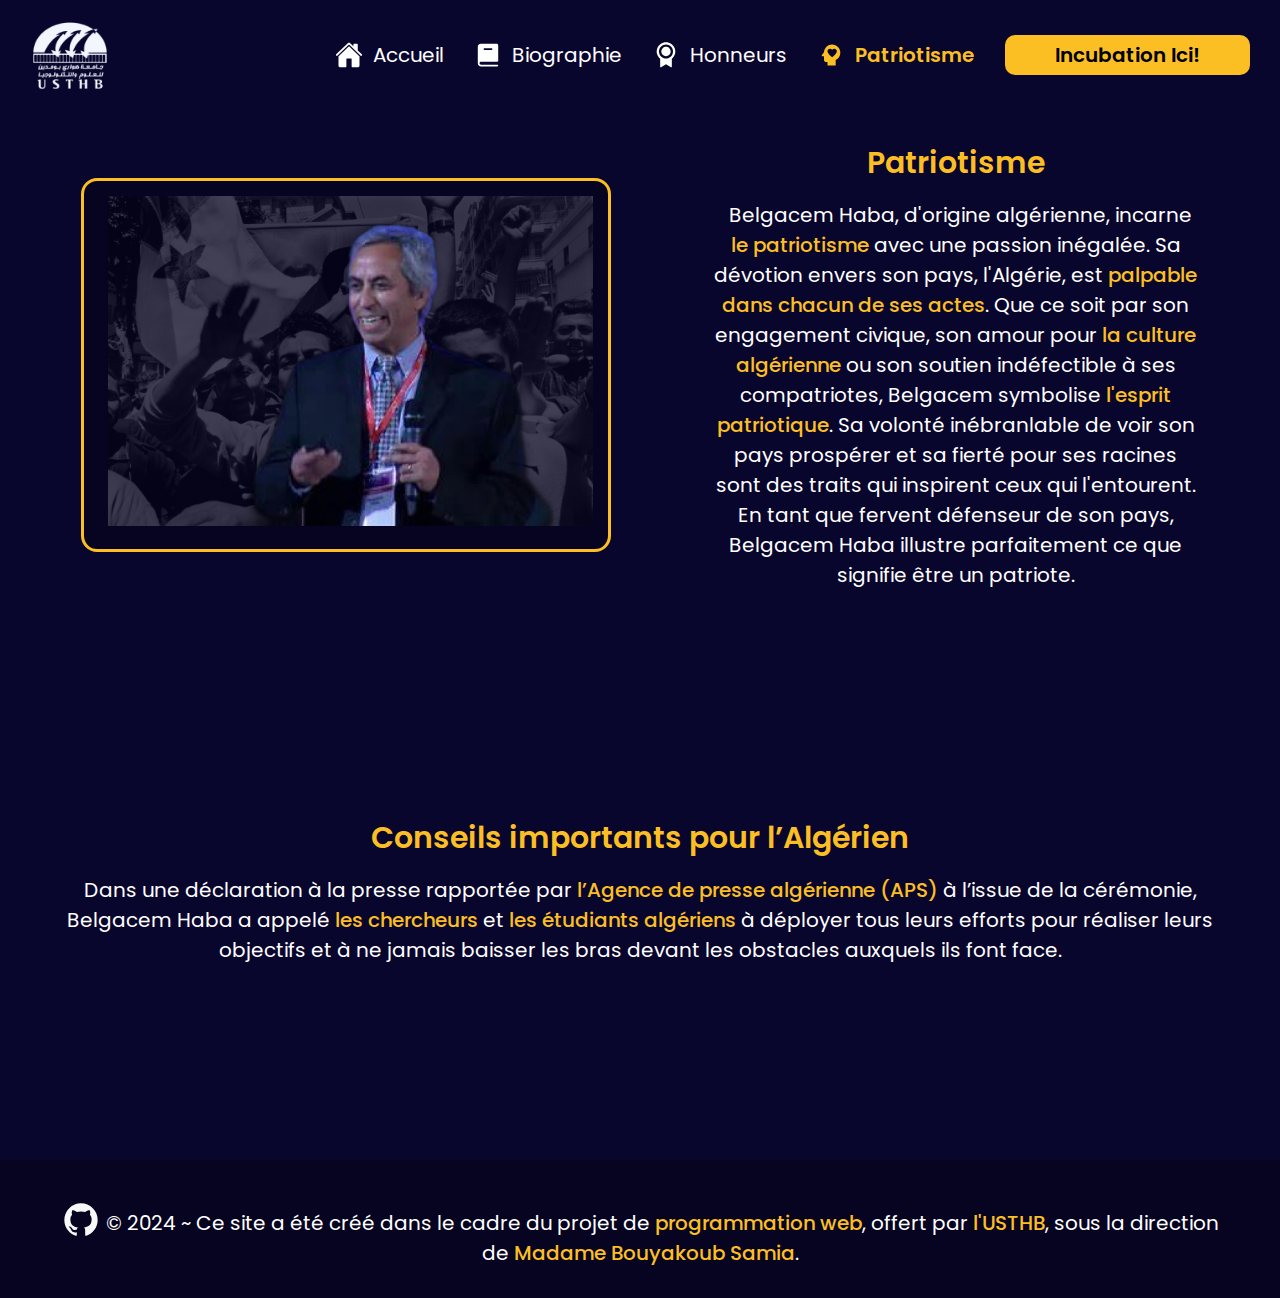
<file: patriotisme.html>
<!DOCTYPE html>
<html lang="fr">

<head>
    <meta charset="UTF-8">
    <meta name="viewport" content="width=device-width, initial-scale=1.0">
    <meta name="description"
        content="Belgacem Haba est un scientifique et inventeur renommé connu pour ses contributions aux microélectroniques et aux technologies d'emballage des semi-conducteurs. Découvrez sa vie, ses inventions et ses publications sur ce site Web.">
    <meta name="keywords"
        content="Belgacem Haba, scientifique, inventeur, microélectronique, emballage de semi-conducteurs, technologie, USTHB">
    <title>Belgacem Haba: Patriotisme</title>
    <link rel="stylesheet" href="./public/styles/fonts.css">
    <link rel="stylesheet" href="./public/styles/global.css">
    <link rel="stylesheet" href="./public/styles/patriotisme.css">
    <!--Un petit script pour la responsiveness de notre header-->
    <script>
        document.addEventListener('DOMContentLoaded', function () {
            const toggleButton = document.querySelector('#mobile-menu');
            const overlay = document.querySelector('.overlay');
            const navbarLinks = document.querySelector('header > nav');
            const header = document.querySelector("header")

            toggleButton.addEventListener('click', function () {
                navbarLinks.classList.toggle('active');
                navbarLinks.classList.toggle('showUp');
                overlay.classList.toggle('active');

            });

            overlay.addEventListener('click', function () {
                navbarLinks.classList.remove('active');
                navbarLinks.classList.remove('showUp');
                overlay.classList.remove('active');

            });
        });
    </script>
</head>

<body>
    <!--On va mettre le header et le main dans un div pour les afficher en 100vh-->
    <div class="screen-container">
        <!--Le header de la page, qui va contenir le logo, les liens vers toutes les pages de site et la button Call to action-->
        <header>
            <img id="usthb-logo" src="./public/img/logo.png" alt="USTHB">
            <nav>
                <ul>
                    <li>
                        <!--On utilise les icons de cette façon pour controler leurs couleurs-->
                        <svg width="28" height="28" viewBox="0 0 28 28" fill="none" xmlns="http://www.w3.org/2000/svg">
                            <path
                                d="M14.3041 5.53874C14.2226 5.46086 14.1143 5.41739 14.0016 5.41739C13.889 5.41739 13.7806 5.46086 13.6992 5.53874L3.63125 15.1566C3.58849 15.1975 3.55447 15.2467 3.53126 15.3011C3.50804 15.3555 3.4961 15.4141 3.49617 15.4733L3.49453 24.5C3.49453 24.9641 3.6789 25.4092 4.00709 25.7374C4.33528 26.0656 4.7804 26.25 5.24453 26.25H10.5C10.7321 26.25 10.9546 26.1578 11.1187 25.9937C11.2828 25.8296 11.375 25.6071 11.375 25.375V17.9375C11.375 17.8215 11.4211 17.7102 11.5031 17.6281C11.5852 17.5461 11.6965 17.5 11.8125 17.5H16.1875C16.3035 17.5 16.4148 17.5461 16.4969 17.6281C16.5789 17.7102 16.625 17.8215 16.625 17.9375V25.375C16.625 25.6071 16.7172 25.8296 16.8813 25.9937C17.0454 26.1578 17.2679 26.25 17.5 26.25H22.7533C23.2174 26.25 23.6625 26.0656 23.9907 25.7374C24.3189 25.4092 24.5033 24.9641 24.5033 24.5V15.4733C24.5033 15.4141 24.4914 15.3555 24.4682 15.3011C24.445 15.2467 24.411 15.1975 24.3682 15.1566L14.3041 5.53874Z"
                                fill="white" />
                            <path
                                d="M26.8466 13.352L22.756 9.43852V3.5C22.756 3.26794 22.6638 3.04538 22.4997 2.88128C22.3356 2.71719 22.1131 2.625 21.881 2.625H19.256C19.0239 2.625 18.8014 2.71719 18.6373 2.88128C18.4732 3.04538 18.381 3.26794 18.381 3.5V5.25L15.2135 2.22141C14.9171 1.92172 14.4763 1.75 14 1.75C13.5253 1.75 13.0856 1.92172 12.7892 2.22195L1.15719 13.3509C0.817029 13.679 0.774373 14.2188 1.0839 14.5742C1.16163 14.6639 1.2568 14.7369 1.36363 14.7887C1.47046 14.8405 1.5867 14.87 1.70529 14.8754C1.82387 14.8808 1.94232 14.862 2.05343 14.8202C2.16453 14.7784 2.26597 14.7144 2.35156 14.6322L13.6992 3.78875C13.7806 3.71086 13.889 3.66739 14.0016 3.66739C14.1143 3.66739 14.2226 3.71086 14.3041 3.78875L25.6528 14.6322C25.82 14.7925 26.0439 14.88 26.2755 14.8755C26.5071 14.871 26.7274 14.7748 26.8882 14.6081C27.224 14.2603 27.1961 13.6861 26.8466 13.352Z"
                                fill="white" />
                        </svg>
                        <a href="./index.html">Accueil</a>
                    </li>
                    <li>
                        <svg width="28" height="28" viewBox="0 0 28 28" fill="none" xmlns="http://www.w3.org/2000/svg">
                            <path fill-rule="evenodd" clip-rule="evenodd"
                                d="M24.2083 19.4997C24.2082 19.5557 24.2027 19.6115 24.192 19.6665C24.2166 19.7932 24.2129 19.9237 24.1811 20.0487C24.1493 20.1738 24.0903 20.2903 24.0083 20.3898C23.9262 20.4894 23.8231 20.5696 23.7065 20.6247C23.5898 20.6797 23.4623 20.7083 23.3333 20.7083H6.99999C6.80848 20.7083 6.61884 20.7461 6.44191 20.8193C6.26498 20.8926 6.10421 21 5.96879 21.1355C5.83337 21.2709 5.72595 21.4317 5.65267 21.6086C5.57938 21.7855 5.54166 21.9752 5.54166 22.1667C5.54166 22.3582 5.57938 22.5478 5.65267 22.7247C5.72595 22.9017 5.83337 23.0624 5.96879 23.1979C6.10421 23.3333 6.26498 23.4407 6.44191 23.514C6.61884 23.5873 6.80848 23.625 6.99999 23.625H23.3333C23.5654 23.625 23.7879 23.7172 23.952 23.8813C24.1161 24.0454 24.2083 24.2679 24.2083 24.5C24.2083 24.7321 24.1161 24.9546 23.952 25.1187C23.7879 25.2828 23.5654 25.375 23.3333 25.375H6.99999C6.14909 25.375 5.33303 25.037 4.73136 24.4353C4.12968 23.8336 3.79166 23.0176 3.79166 22.1667V5.83333C3.79166 4.98243 4.12968 4.16638 4.73136 3.5647C5.33303 2.96302 6.14909 2.625 6.99999 2.625H22.6333C23.5037 2.625 24.2083 3.32967 24.2083 4.2V19.4997ZM10.5 7.29167C10.2679 7.29167 10.0454 7.38385 9.88127 7.54795C9.71718 7.71204 9.62499 7.9346 9.62499 8.16667C9.62499 8.39873 9.71718 8.62129 9.88127 8.78539C10.0454 8.94948 10.2679 9.04167 10.5 9.04167H17.5C17.7321 9.04167 17.9546 8.94948 18.1187 8.78539C18.2828 8.62129 18.375 8.39873 18.375 8.16667C18.375 7.9346 18.2828 7.71204 18.1187 7.54795C17.9546 7.38385 17.7321 7.29167 17.5 7.29167H10.5Z"
                                fill="white" />
                        </svg>

                        <a href="./biographie.html">Biographie</a>
                    </li>
                    <li>
                        <svg width="28" height="28" viewBox="0 0 28 28" fill="none" xmlns="http://www.w3.org/2000/svg">
                            <path
                                d="M19.8333 17.7858V25.8032C19.8333 25.9064 19.806 26.0078 19.754 26.0969C19.7021 26.1861 19.6274 26.2599 19.5376 26.3108C19.4478 26.3617 19.3461 26.3878 19.2429 26.3866C19.1397 26.3853 19.0387 26.3567 18.9502 26.3037L14 23.3333L9.04982 26.3037C8.96121 26.3568 8.86008 26.3854 8.75677 26.3866C8.65347 26.3878 8.5517 26.3615 8.46187 26.3105C8.37204 26.2595 8.29738 26.1855 8.24551 26.0962C8.19364 26.0068 8.16643 25.9053 8.16666 25.802V17.787C6.65716 16.5784 5.56031 14.9309 5.02769 13.072C4.49507 11.2131 4.55297 9.23463 5.1934 7.41006C5.83382 5.58549 7.02515 4.00488 8.60274 2.88667C10.1803 1.76845 12.0663 1.16785 14 1.16785C15.9337 1.16785 17.8197 1.76845 19.3972 2.88667C20.9748 4.00488 22.1662 5.58549 22.8066 7.41006C23.447 9.23463 23.5049 11.2131 22.9723 13.072C22.4397 14.9309 21.3428 16.5784 19.8333 17.787M14 17.5C15.8565 17.5 17.637 16.7625 18.9497 15.4498C20.2625 14.137 21 12.3565 21 10.5C21 8.6435 20.2625 6.86302 18.9497 5.55026C17.637 4.23751 15.8565 3.50001 14 3.50001C12.1435 3.50001 10.363 4.23751 9.05024 5.55026C7.73749 6.86302 6.99999 8.6435 6.99999 10.5C6.99999 12.3565 7.73749 14.137 9.05024 15.4498C10.363 16.7625 12.1435 17.5 14 17.5ZM14 15.1667C12.7623 15.1667 11.5753 14.675 10.7002 13.7998C9.82499 12.9247 9.33332 11.7377 9.33332 10.5C9.33332 9.26233 9.82499 8.07535 10.7002 7.20018C11.5753 6.32501 12.7623 5.83334 14 5.83334C15.2377 5.83334 16.4247 6.32501 17.2998 7.20018C18.175 8.07535 18.6667 9.26233 18.6667 10.5C18.6667 11.7377 18.175 12.9247 17.2998 13.7998C16.4247 14.675 15.2377 15.1667 14 15.1667Z"
                                fill="white" />
                        </svg>
                        <a href="./honneurs.html">Honneurs</a>
                    </li>
                    <li class="is-active">
                        <svg width="28" height="28" viewBox="0 0 28 28" fill="none" xmlns="http://www.w3.org/2000/svg">
                            <path
                                d="M15.1666 3.5C10.7683 3.5 7.22164 6.94167 6.99998 11.27L4.75998 14.2217C4.47998 14.5833 4.75998 15.1667 5.24998 15.1667H6.99998V18.6667C6.99998 19.9617 8.03831 21 9.33331 21H10.5V24.5H18.6666V19.0283C21.4316 17.7217 23.3333 14.9333 23.3333 11.6667C23.3333 7.16333 19.6933 3.5 15.1666 3.5ZM19.8333 10.3017C19.8333 12.0983 18.2466 13.5333 15.8433 15.715L15.1666 16.3333L14.49 15.715C12.0866 13.5333 10.5 12.0983 10.5 10.3017C10.5 8.90167 11.62 7.74667 13.02 7.735H13.0666C13.8716 7.735 14.6416 8.09667 15.1666 8.70333C15.6916 8.09667 16.4616 7.735 17.2666 7.735C18.6666 7.72333 19.8333 8.855 19.8333 10.255V10.3017Z"
                                fill="white" />
                        </svg>
                        <a href="./patriotisme.html">Patriotisme</a>
                    </li>
                    <a target="_blank" class="header-btn" href="https://haba-institute.com/">Incubation Ici!</a>
                </ul>
            </nav>
            <!--Button Call to action qui émène à Haba Institute-->

            <div class="overlay"></div>
            <img id="mobile-menu" src="./public/icons/menu-icon.svg">
            <!--Pas d'attribut alt puisque c'est que pour la décoration-->
        </header>
        <!--Fin de header-->
        <!--main qui va contenir le contenu principale-->
        <main>
            <section id="bio-table">
                <img src="public/img/patri_img.png" alt="Belgacem Haba">
            </section>
            <section id="bio-container1">
                <h1>Patriotisme</h1>
                <p>Belgacem Haba, d'origine algérienne, incarne <strong>le patriotisme</strong> avec une passion inégalée. Sa dévotion
                    envers son pays, l'Algérie, est <strong>palpable dans chacun de ses actes</strong>. Que ce soit par son engagement
                    civique, son amour pour <strong>la culture algérienne</strong> ou son soutien indéfectible à ses compatriotes,
                    Belgacem symbolise <strong>l'esprit patriotique</strong>. Sa volonté inébranlable de voir son pays prospérer et sa
                    fierté pour ses racines sont des traits qui inspirent ceux qui l'entourent. En tant que fervent
                    défenseur de son pays, Belgacem Haba illustre parfaitement ce que signifie être un patriote.
                    </a>
            </section>
        </main>
    </div>
    <section id="bio-suite">
        <section id="bio-container2">
            <h1>Conseils importants pour l’Algérien</h1>
            <p>Dans une déclaration à la presse rapportée par <strong>l’Agence de presse algérienne (APS)</strong> à l’issue de la
                cérémonie, Belgacem Haba a appelé <strong>les chercheurs</strong> et <strong>les étudiants algériens</strong> à déployer tous leurs
                efforts pour réaliser leurs objectifs et à ne jamais baisser les bras devant les obstacles auxquels ils
                font face.</p>
        </section>
    </section>
    
    <footer>
        <a href="https://github.com/coding-with-lounas/Portfolio-project-1" target="_blank">
            <img id="github-icon" src="public/icons/github-icon.svg" alt="github repository">
        </a>
        <span>© 2024 ~ Ce site a été créé dans le cadre du projet de <strong>programmation web</strong>, offert par <a
                target="_blank" href="https://www.usthb.dz"><strong>l'USTHB</strong></a>, sous la direction de
            <strong>Madame Bouyakoub Samia</strong>.</span>
    </footer>
</body>

</html>
</file>
<file: public/styles/fonts.css>
/* On déclare le font Poppins ici pour Regular, Medium et SemiBold*/
@font-face {
    font-family: 'Poppins';
    font-style: normal;
    font-weight: 400;
    src: url(../fonts/Poppins-Regular.ttf) format('truetype');
}
@font-face {
    font-family: 'Poppins';
    font-style: normal;
    font-weight: 500;
    src: url(../fonts/Poppins-Medium.ttf) format('truetype');
}
@font-face {
    font-family: 'Poppins';
    font-style: normal;
    font-weight: 600;
    src: url(../fonts/Poppins-SemiBold.ttf) format('truetype');
}
</file>
<file: public/styles/global.css>
/* On définit quelque règles par défaut */
* {
    box-sizing: border-box;
    margin: 0;
    padding: 0;
}
strong{
    font-weight: 500;
    color: rgb(251, 191, 36);

}

body {
    font-family: 'Poppins',Arial, sans-serif;
    font-size: 16px;
    line-height: 1.5;
    color: white;
    background-color: rgb(9,6,45);
    
}

a {
    text-decoration: none;
    color: inherit;
}
.screen-container{
    display: flex;
    flex-direction: column;
}
/* Quelque règles pour le header*/
header{
    padding: 15px 30px;
    display: flex;
    justify-content: space-between;
    align-items: center;
    width: 100%;
}
#usthb-logo{
    width: 80px;
    height: 80px;
}
/* Règles pour le container des liens vers les pages + Button Cta*/
nav > ul{
    list-style-type: none;
    display: flex;
    flex-direction: column;
    justify-content: center;
    align-items: center;
    gap: 30px;
}
nav > ul > li{
    display: flex;
    justify-content: center;
    align-items: center;
    gap: 10px;
}
/* Pour la page séléctionné */
li.is-active > svg > path{
    fill:rgb(251, 191, 36);
}
li.is-active a{
    font-weight: 600;
    color: rgb(251, 191, 36);
}
/*Button CTA*/
a.header-btn{
    background-color: rgb(251, 191, 36);
    color: black;
    padding: 5px 50px;
    border-radius: 10px;
    font-weight: 600;
    flex-shrink: 0;
}
header img#mobile-menu:hover{
    cursor: pointer;
}

header > nav{
    display: none;
}
/*Overlay pour le menu dans le cas de mobile pour la responsivness de header*/
.overlay {
    display: none;
    position: fixed;
    top: 0;
    left: 0;
    width: 100%;
    height: 100%;
    background-color: rgba(0, 0, 0, 0.5);
    z-index: 5;
}
.active{
    display: block;
    
}
.showUp{
    z-index: 10;
    position: absolute;
    left: 50%;
    transform: translateX(-50%);
    top: 30px;
    width: 100%;
}
header img#mobile-menu{
    height: 30px;
    width: auto;
}
/*Fin pour le header*/
/*Footer début*/
footer{
    background-color: rgb(6, 4, 32);
    padding: 15px;
    text-align: center;
}
footer a{
    color:rgb(251, 191, 36)
}
footer #github-icon{
    position: relative;
    top: 10px;
}
/*Footer fin*/
@media screen and (min-width: 500px){
    body{
        font-size: 20px;
    }
}
@media screen and (min-width: 600px){
    footer{
        padding: 30px 60px;
    }
    header img#mobile-menu{
        height: auto;
        width: auto;
    }
}
@media screen and (min-width: 1024px){
    header img#mobile-menu{
        display: none;
    }
    header > nav{
        display: block;
    }
    header > nav > ul {
        flex-direction: row;
    }
    a.header-btn{
        display: block;
    }
}
@media screen and (min-width: 1500px){
    body{
        font-size: 30px;
    }
}
</file>
<file: public/styles/index.css>
/* Autres règles ici */
main{
    height: 100%;
    display: flex;
    justify-content: space-evenly;
    align-items: center;
    flex-wrap: wrap;
    padding: 0 15px; 
    margin-bottom: 60px;
}
section#belkacem-pic-container{
    height: 100%;
    position: relative;
    width: 100%;
    border-bottom: 4px solid rgb(251, 191, 36);
    margin-bottom: 30px;
    max-width: 500px;
    min-height: 300px;
}
section#belkacem-pic-container > img.ideas-vibe, section#belkacem-pic-container > img.belkacem-pic{
    position: absolute;
}
section#belkacem-pic-container > img.ideas-vibe{
    top: -8%;
    width: 50%;
    left: 5%;
}
section#belkacem-pic-container > img.belkacem-pic{
    bottom: 0;
    left: 50%;
    transform: translateX(-50%);
    height: 90%;
}
main > section#intro-container{
    width: 100%;
    max-width: 500px;
}
#intro-container > h2{
    line-height: 0.5em;
    font-weight: 500;
}
#intro-container > h1{
    color: rgb(251, 191, 36);
    font-size: 1.5em;
}
#intro-container > p{
    margin-bottom: 1em;
}
#intro-container > q{
    font-weight: 500;
    font-size: 1.3em;
}
/* On va changer les open et close quotes par défaut*/
#intro-container > q::before,  #intro-container > q::after{
    content: "";
    display: inline-block;
    width: 28px;
    height: 28px;
    background-size: cover;
}
#intro-container > q::before{
    background-image: url('../icons/open-quote.svg');
    margin-right: 5px;
}
#intro-container > q::after{
    background-image: url('../icons/close-quote.svg');
    margin-left: 5px;
}

@media screen and (min-width: 600px){
    section#belkacem-pic-container{
        min-height: 500px;
    }
}
@media screen and (min-width: 1030px){
    main{
        margin-bottom: 0;
    }
    section#belkacem-pic-container{
        border-bottom: none;
        margin-bottom: none;
        width: 50%;
        max-width:none;
    }
    .screen-container{
        height: 100vh;
    }
    #intro-container > q {
        position: relative;
        left: -30px;
    }
}
@media screen and (min-width: 1500px){
    main > section#intro-container{
        max-width: 600px;
    }
}
</file>
<file: public/styles/biographie.css>
main{
    padding: 30px;
    display: flex;
    justify-content: space-around;
    align-items: center;
    flex-direction: column;
    gap: 30px;
}
main > table#bio-table{
    width: 100%;
    border: 3px solid rgb(251, 191, 36);
    border-radius: 16.18px;
    background-color: rgb(6, 4, 32);
    border-spacing: 15px;
    max-width: 530px;
}
main > table#bio-table > thead img{
    width: 100%;
}
main > table#bio-table > thead th{
    background-color:rgb(251, 191, 36);
    color: black;
    border-radius: 10px;
    padding: 5px;
    font-size: 1.5em;
}
main > table#bio-table > tbody > tr > th{
    text-align: left;
    vertical-align: top;
}

section#bio-container1{
    width: 100%;
    display: flex;
    flex-direction: column;
    gap: 15px;
    max-width: 600px;
    align-items: center;
}
section#bio-container1>p{
    text-indent: 20px;
    
}
main>section#bio-container1>a.plus-btn-container>img{
    flex-shrink:0;
}
main>section#bio-container1>a.plus-btn-container{
    display: flex;
    font-size: 1.5em;
    font-weight: 500;
    color: rgb(251, 191, 36);
    gap: 15px;
    padding: 5px 25px;
    border: 3px solid rgb(251, 191, 36);
    border-radius: 10px;
    max-width: 347px;
}
main>section#bio-container1>h1{
    color: rgb(251, 191, 36);
    font-size: 1.5em;
    width: 100%;
}
section#bio-suite{
    width: 100%;
    display: flex;
    flex-direction: column-reverse;
    justify-content: space-around;
    align-items: center;
    flex-wrap: wrap;
    padding: 30px;
    gap: 30px;
}
section#bio-suite > figure{
    width: 100%;
    max-width: 530px;
    border-radius: 16.18px;
    padding: 10px;
    border: 3px solid rgb(251, 191, 36);
    flex-shrink: 0;
}
section#bio-suite > figure > figcaption{
    color: black;
    text-align: center;
    font-weight: 500;
    background-color: rgb(251, 191, 36);
    padding: 5px 15px;
    border-radius: 10px;
}
section#bio-suite > figure > img{
    border-radius: 10px;
    width: 100%;
}
section#bio-resume{
    display: flex;
    align-items: center;
    justify-content: space-around;
    flex-wrap: wrap;
    gap: 30px;
    padding: 30px;
}
section#bio-resume > .bio-point{
    display: flex;
    flex-direction: column;
    align-items: center;
    justify-content: center;
    max-width: 400px;
    text-align: center;
    
}
section#bio-resume > .bio-point > h1{
    color:rgb(251, 191, 36);
}
@media screen and (min-width: 1024px){
    main{
        flex-direction: row;
        gap: 0;
        
    }
    section#bio-container1{
        width: 40%;
    }
    main > table#bio-table{
        width: 40%;
    }
    section#bio-suite{
        height: 100vh;
        flex-direction:row;
    }
    
}

@media screen and (min-width: 1500px){
    main{
        height: 100%;
    }
    .screen-container{
        height: 100vh;
    }
    main>section#bio-container1>a.plus-btn-container, section#bio-resume > .bio-point{
        max-width: 500px;
    }
    section#bio-container1{
        max-width: 750px
    }
    
}
</file>
<file: public/styles/honneurs.css>
.screen-container{
    min-height: 100vh;
}
main{
    width: 100%;
    height: 100%;
    display: flex;
    justify-content: space-around;
    align-items: center;
    flex-wrap: wrap;
    padding: 30px;
    gap: 30px;
    
}
main > figure {
    width: 100%;
    max-width: 530px;
    border-radius: 16.18px;
    padding: 10px;
    border: 3px solid rgb(251, 191, 36);
    flex-shrink: 0;
}
main > figure > figcaption{
    color: black;
    text-align: center;
    font-weight: 500;
    background-color: rgb(251, 191, 36);
    padding: 5px 15px;
    border-radius: 10px;
}
main > figure > img {
    border-radius: 10px;
    width: 100%;
}

main>section#bio-container1>h1{
    color: rgb(251, 191, 36);
    font-size: 1.5em;
    width: 100%;
}
section#bio-container1>p{
    text-indent: 20px;
    
}
section#bio-container1{
    width: 100%;
    display: flex;
    flex-direction: column;
    gap: 15px;
    max-width: 600px;
    align-items: center;
}
div.awards-container{
    width: 100%;
    overflow: hidden;
    align-items: end;
}
section#awards{
    display: flex;
    animation: scroll 30s linear infinite;
    gap: 30px;
}
section#awards > article.award{
    flex-shrink: 0;
    display: flex;
    flex-direction: column;
    justify-content: center;
    align-items: center;
    color: rgb(251, 191, 36);
    width: 300px;
    text-align: center;
    line-height: 1em;
    gap: 10px;
}
article.award > h1, article.award > h2{
    font-size: 1em;
}

@media screen and (min-width: 1024px){
    section#bio-container1{
        width: 40%;
    }
}


@media screen and (min-width: 1500px){
    .screen-container{
        height: 100vh;
    }
    main{
        height: 100%;
    }
    section#bio-container1{
        max-width: 750px
    }
    
}

/*animation pour scroller les awards */
@keyframes scroll {
    0%{
        transform: translateX(0px);
    }
    100%{
        transform: translateX(calc(100vw - 4750px));/* 300*14+30*13 + taille d'écran(100vw) - padding(30*2) - (une valeur pour la bonne lectrure)*/
    }
}
</file>
<file: public/styles/patriotisme.css>
main{
    padding: 30px;
    display: flex;
    justify-content: space-around;
    align-items: center;
    flex-direction: column;
    gap: 30px;
}
main > section#bio-table{
    width: 100%;
    border: 3px solid rgb(251, 191, 36);
    border-radius: 16.18px;
    background-color: rgb(6, 4, 32);
    border-spacing: 15px;
    max-width: 530px;
}
main > section#bio-table > img{
    width: 100%;
    padding: 15px;
}


section#bio-container1{
    text-align: center;
    width: 100%;
    display: flex;
    flex-direction: column;
    gap: 15px;
    max-width: 600px;
    align-items: center;
}
section#bio-container2{
    text-align: center;
    width: 100%;
    display: flex;
    flex-direction: column;
    gap: 15px;
    max-width: 1200px;
    align-items: center;
}
section#bio-container1>p{
    text-indent: 10px;
}


main>section#bio-container1>a.plus-btn-container>img{
    flex-shrink:0;
}
main>section#bio-container1>a.plus-btn-container{
    display: flex;
    font-size: 1.5em;
    font-weight: 500;
    color: rgb(251, 191, 36);
    gap: 15px;
    padding: 5px 25px;
    border: 3px solid rgb(251, 191, 36);
    border-radius: 10px;
    max-width: 347px;
}
main>section#bio-container1>h1{
    color: rgb(251, 191, 36);
    font-size: 1.5em;
    width: 100%;
}

section#bio-suite>section>h1{
    color: rgb(251, 191, 36);
    font-size: 1.5em;
    width: 100%;
    align-items: center ;
}

section#bio-suite{
    width: 100%;
    display: flex;
    flex-direction: column-reverse;
    justify-content: space-around;
    align-items: center;
    flex-wrap: wrap;
    padding: 30px;
    gap: 30px;
}


@media screen and (min-width: 1024px){
    main{
        flex-direction: row;
        gap: 0;
        
    }
    section#bio-container1{
        width: 40%;
    }
    main > table#bio-table{
        width: 40%;
    }
    section#bio-suite{
        height: 60vh;
        flex-direction:row;
    }
    
}

@media screen and (min-width: 1500px){
    main{
        height: 100%;
    }
    .screen-container{
        height: 80vh;
    }
    main>section#bio-container1>a.plus-btn-container> .bio-point{
        max-width: 500px;
    }
    section#bio-container1{
        max-width: 900px
    }
    
}
</file>
